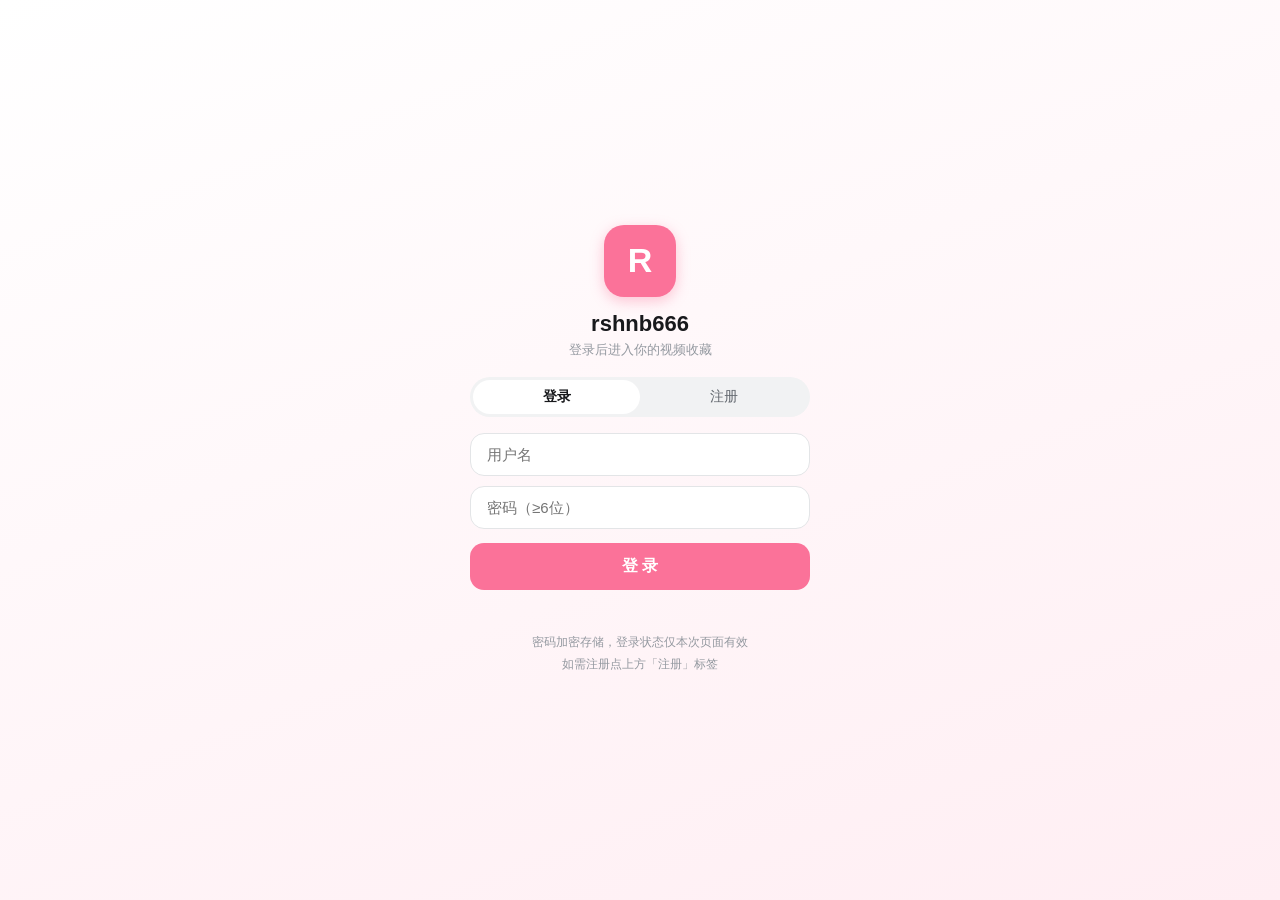
<file: index.html>
<!DOCTYPE html>
<html lang="zh-CN">
<head>
  <meta charset="UTF-8" />
  <meta http-equiv="refresh" content="0; url=/app/" />
  <title>rshnb666</title>
</head>
<body>
  <p>正在进入 App… <a href="/app/">点这里直接进入</a></p>
</body>
</html>
</file>
<file: app/app.css>
:root {
  --pink: #fb7299;
  --pink-deep: #e05c83;
  --bg: #f6f7f8;
  --card: #ffffff;
  --ink: #18191c;
  --muted: #9499a0;
  --line: #e3e5e7;
}

* { margin: 0; padding: 0; box-sizing: border-box; -webkit-tap-highlight-color: transparent; }

html, body { height: 100%; }
body {
  font-family: -apple-system, BlinkMacSystemFont, "PingFang SC", "Microsoft YaHei", sans-serif;
  background: var(--bg);
  color: var(--ink);
  overflow: hidden;
}

.mascot {
  background: var(--pink); color: #fff; border-radius: 14px; font-weight: 800;
  display: flex; align-items: center; justify-content: center;
  font-size: 22px; width: 46px; height: 46px;
  box-shadow: 0 4px 14px rgba(251,114,153,.4); cursor: pointer;
}
.mascot.sm { width: 36px; height: 36px; font-size: 17px; border-radius: 11px; box-shadow: none; }

/* ---- 登录/注册 ---- */
#login-view { position: fixed; inset: 0; z-index: 99; display: flex; align-items: center; justify-content: center;
  background: linear-gradient(160deg, #fff 0%, #ffeef3 100%); overflow-y: auto; }
.login-box { width: 84%; max-width: 340px; text-align: center; }
.login-box .mascot { margin: 0 auto 14px; width: 72px; height: 72px; font-size: 34px; border-radius: 20px; }
.login-title { font-size: 22px; font-weight: 800; }
.login-sub { color: var(--muted); font-size: 13px; margin: 4px 0 18px; }
.login-tabs { display: flex; background: #f1f2f3; border-radius: 999px; padding: 3px; margin-bottom: 16px; }
.login-tabs div { flex: 1; padding: 8px; border-radius: 999px; font-size: 14px; color: #61666d; }
.login-tabs div.on { background: #fff; color: var(--ink); font-weight: 700; }
.login-box input { width: 100%; padding: 12px 16px; font-size: 15px; border: 1.5px solid var(--line);
  border-radius: 14px; margin-bottom: 10px; outline: none; background: #fff; }
.login-box input:focus { border-color: var(--pink); }
.login-btn { width: 100%; padding: 13px; border: none; border-radius: 14px; background: var(--pink);
  color: #fff; font-size: 16px; font-weight: 700; margin-top: 4px; }
.login-msg { margin-top: 10px; font-size: 13px; color: #d33; min-height: 18px; }
.login-note { margin-top: 14px; font-size: 12px; color: var(--muted); line-height: 1.8; }

/* ---- 顶栏 ---- */
.topbar { display: flex; align-items: center; gap: 10px; padding: 10px 14px; background: #fff;
  position: sticky; top: 0; z-index: 10; border-bottom: 1px solid var(--line); }
.searchbox { flex: 1; display: flex; align-items: center; gap: 6px; background: #f1f2f3; border-radius: 999px; padding: 8px 14px; }
.searchbox input { flex: 1; border: none; background: transparent; outline: none; font-size: 14px; }
.search-icon { font-size: 13px; }
.top-user { font-size: 12px; color: var(--muted); max-width: 90px; overflow: hidden; text-overflow: ellipsis; white-space: nowrap; }

/* ---- 页面 ---- */
#app-view { height: 100%; display: flex; flex-direction: column; }
.page { flex: 1; overflow-y: auto; -webkit-overflow-scrolling: touch; padding: 12px 12px 90px; }
.rank-head { display: flex; align-items: center; justify-content: space-between; padding: 4px 2px 10px; }
.rank-title { font-size: 16px; font-weight: 800; }
.rank-more { color: var(--muted); font-size: 12px; }

.feed { display: grid; grid-template-columns: 1fr 1fr; gap: 10px; }
.card { background: var(--card); border-radius: 10px; overflow: hidden; box-shadow: 0 2px 8px rgba(0,0,0,.06); }
.card:active { transform: scale(.98); }
.cover { position: relative; width: 100%; aspect-ratio: 16/10; background: #e9ebee; overflow: hidden; }
.cover img { width: 100%; height: 100%; object-fit: cover; display: block; }
.cover .fallback { width: 100%; height: 100%; display: flex; align-items: center; justify-content: center;
  background: linear-gradient(135deg, var(--pink), #f9a8c0); color: #fff; font-size: 22px; }
.cover .tag-chip { position: absolute; top: 8px; left: 8px; background: rgba(0,0,0,.55); color: #fff;
  font-size: 10px; padding: 2px 8px; border-radius: 999px; }
.card-body { padding: 8px 10px 10px; }
.card-title { font-size: 13px; font-weight: 600; line-height: 1.45; height: 2.9em; overflow: hidden;
  display: -webkit-box; -webkit-line-clamp: 2; -webkit-box-orient: vertical; }
.card-meta { margin-top: 6px; font-size: 11px; color: var(--muted); display: flex; justify-content: space-between; }

.empty-tip { text-align: center; color: var(--muted); font-size: 13px; padding: 50px 0; }

/* ---- 分区 ---- */
.chips { display: flex; flex-wrap: wrap; gap: 8px; padding: 4px 0 12px; }
.chip { background: #fff; border: 1px solid var(--line); padding: 5px 14px; border-radius: 999px; font-size: 13px; color: #61666d; }
.chip.on { background: var(--pink); border-color: var(--pink); color: #fff; font-weight: 700; }

/* ---- 我的 ---- */
.me-card { display: flex; align-items: center; gap: 12px; background: var(--card); border-radius: 12px; padding: 16px; }
.me-avatar { width: 54px; height: 54px; border-radius: 50%; background: var(--pink); color: #fff;
  display: flex; align-items: center; justify-content: center; font-size: 24px; font-weight: 800; }
.me-info { flex: 1; }
.me-name { font-weight: 800; font-size: 16px; }
.me-desc { color: var(--muted); font-size: 12px; margin-top: 2px; }
.section-title { font-size: 14px; font-weight: 800; margin: 18px 2px 10px; }
.about-card { background: var(--card); border-radius: 12px; padding: 14px; font-size: 12px; color: var(--muted); line-height: 1.9; }
.logout-btn { width: 100%; padding: 12px; border: 1.5px solid #f3d1dc; background: #fff0f4; color: var(--pink-deep);
  border-radius: 12px; font-size: 14px; font-weight: 700; margin-top: 4px; }

/* ---- 底部导航 ---- */
.tabbar { position: fixed; bottom: 0; left: 0; right: 0; height: 60px; background: #fff;
  display: flex; align-items: center; border-top: 1px solid var(--line); z-index: 20;
  padding-bottom: env(safe-area-inset-bottom); }
.tab { flex: 1; text-align: center; font-size: 11px; color: #61666d; }
.tab .ti { display: block; font-size: 20px; margin-bottom: 1px; filter: grayscale(1); opacity: .75; }
.tab.active { color: var(--pink); font-weight: 700; }
.tab.active .ti { filter: none; opacity: 1; }
.tab-plus { flex: 0 0 68px; display: flex; justify-content: center; }
.plus { width: 46px; height: 32px; background: var(--pink); color: #fff; border-radius: 9px;
  display: flex; align-items: center; justify-content: center; font-size: 20px; font-weight: 800;
  box-shadow: 0 4px 12px rgba(251,114,153,.45); }

/* ---- 播放页 ---- */
#player-page { position: fixed; inset: 0; z-index: 60; background: #0f0f12; color: #fff; overflow-y: auto; }
.player-top { padding: 52px 16px 12px; display: flex; align-items: center; }
.pback { background: rgba(255,255,255,.1); border: none; color: #fff; font-size: 15px; padding: 7px 14px; border-radius: 999px; }
.player-box { width: 100%; aspect-ratio: 16/9; background: #000; position: relative; }
.player-box video, .player-box iframe { position: absolute; inset: 0; width: 100%; height: 100%; border: 0; }
.player-info { padding: 14px 16px; }
.player-title { font-size: 17px; font-weight: 700; line-height: 1.5; }
.player-meta { color: #a9abb3; font-size: 12px; margin-top: 8px; }
.player-desc { color: #d0d2d8; font-size: 13px; margin-top: 10px; line-height: 1.7; }

/* ---- 弹层 ---- */
#submit-mask { position: fixed; inset: 0; z-index: 80; background: rgba(0,0,0,.5); display: flex; align-items: flex-end; }
.sheet { width: 100%; background: #fff; border-radius: 18px 18px 0 0; padding: 20px 18px calc(24px + env(safe-area-inset-bottom)); }
.sheet-title { font-size: 16px; font-weight: 800; text-align: center; margin-bottom: 14px; }
.sheet-body { font-size: 13px; color: #61666d; line-height: 2; }
.sheet-line.strong { color: var(--pink-deep); font-weight: 700; }
.sheet-btns { display: flex; gap: 10px; margin-top: 14px; }
.sheet-btns button { flex: 1; border: none; border-radius: 12px; padding: 12px; font-size: 15px; font-weight: 700; }
.sheet-btns .pink { background: var(--pink); color: #fff; }

/* ---- toast ---- */
.toast { position: fixed; left: 50%; bottom: 90px; transform: translateX(-50%); background: rgba(0,0,0,.8);
  color: #fff; font-size: 13px; padding: 9px 18px; border-radius: 999px; z-index: 99; display: none; }
</file>
